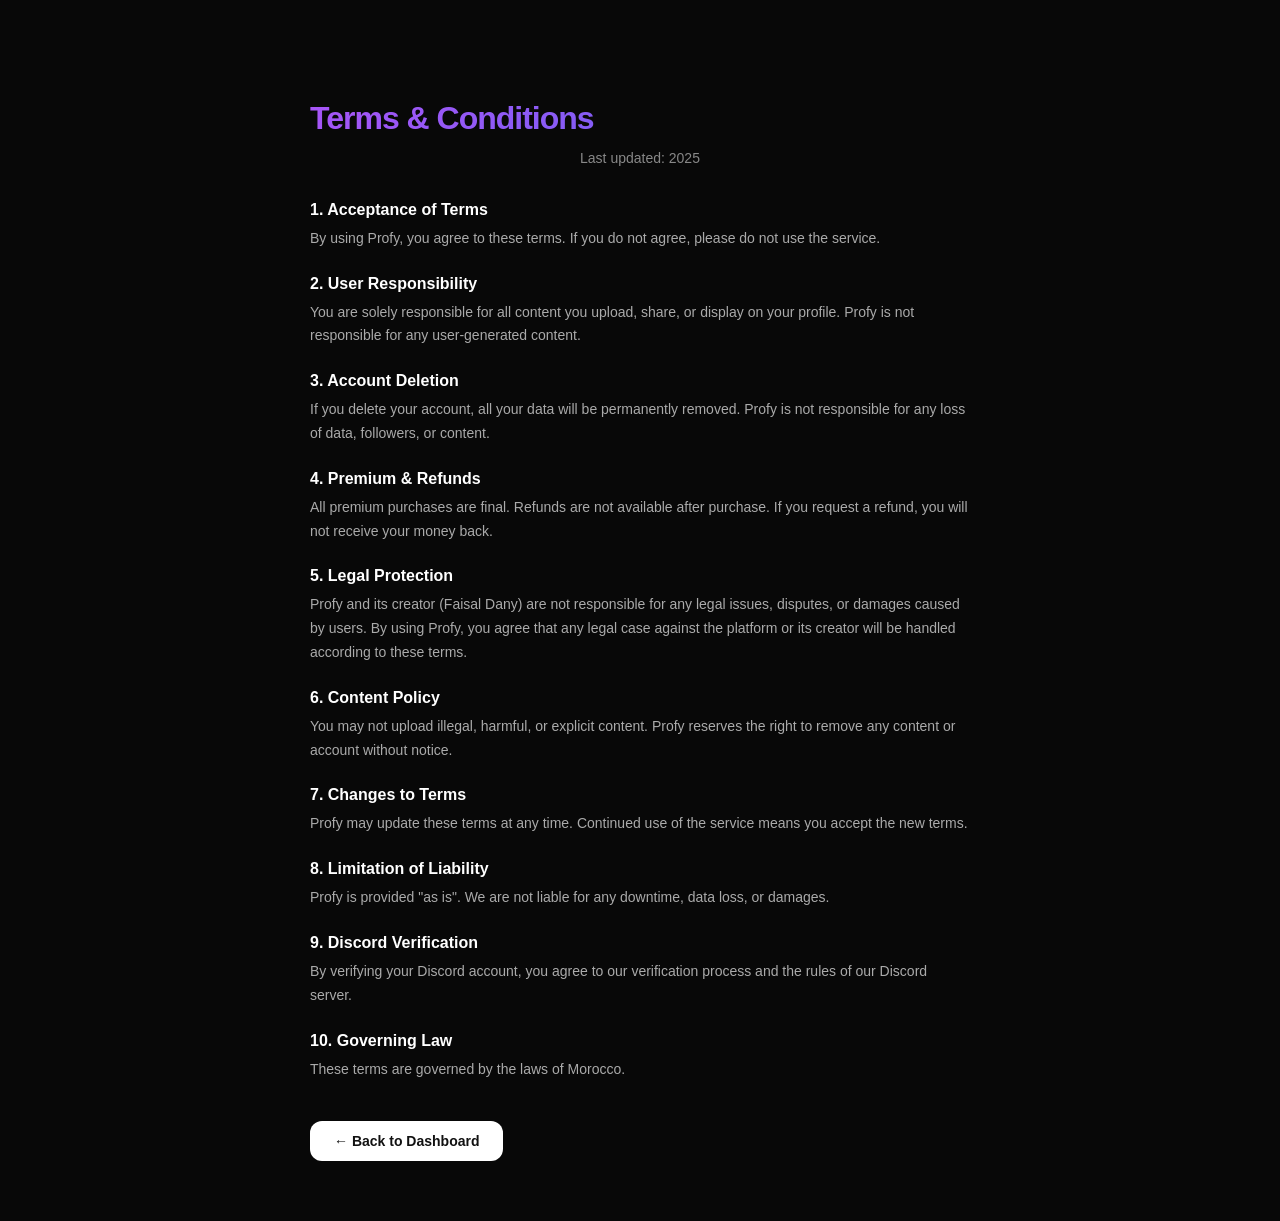
<file: terms.html>
<!DOCTYPE html>
<html lang="en">
<head>
    <meta charset="UTF-8">
    <meta name="viewport" content="width=device-width, initial-scale=1.0">
    <title>Terms & Conditions — Profy</title>
    <link rel="stylesheet" href="css/style.css">
    <style>
        .terms-page { max-width: 700px; margin: 0 auto; padding: 100px 20px 60px; }
        .terms-page h1 { font-size: 32px; font-weight: 800; margin-bottom: 10px; background: linear-gradient(135deg, #a855f7, #5865F2); -webkit-background-clip: text; -webkit-text-fill-color: transparent; }
        .terms-page .subtitle { color: #888; font-size: 14px; margin-bottom: 30px; }
        .terms-page h4 { color: white; font-size: 16px; margin: 24px 0 8px; }
        .terms-page p { color: #aaa; font-size: 14px; line-height: 1.7; margin-bottom: 10px; }
        .terms-page .back { display: inline-block; margin-top: 30px; padding: 12px 24px; background: white; color: #111; border-radius: 12px; text-decoration: none; font-weight: 700; font-size: 14px; }
    </style>
</head>
<body>
    <div class="terms-page">
        <h1>Terms & Conditions</h1>
        <p class="subtitle">Last updated: 2025</p>

        <h4>1. Acceptance of Terms</h4>
        <p>By using Profy, you agree to these terms. If you do not agree, please do not use the service.</p>

        <h4>2. User Responsibility</h4>
        <p>You are solely responsible for all content you upload, share, or display on your profile. Profy is not responsible for any user-generated content.</p>

        <h4>3. Account Deletion</h4>
        <p>If you delete your account, all your data will be permanently removed. Profy is not responsible for any loss of data, followers, or content.</p>

        <h4>4. Premium & Refunds</h4>
        <p>All premium purchases are final. Refunds are not available after purchase. If you request a refund, you will not receive your money back.</p>

        <h4>5. Legal Protection</h4>
        <p>Profy and its creator (Faisal Dany) are not responsible for any legal issues, disputes, or damages caused by users. By using Profy, you agree that any legal case against the platform or its creator will be handled according to these terms.</p>

        <h4>6. Content Policy</h4>
        <p>You may not upload illegal, harmful, or explicit content. Profy reserves the right to remove any content or account without notice.</p>

        <h4>7. Changes to Terms</h4>
        <p>Profy may update these terms at any time. Continued use of the service means you accept the new terms.</p>

        <h4>8. Limitation of Liability</h4>
        <p>Profy is provided "as is". We are not liable for any downtime, data loss, or damages.</p>

        <h4>9. Discord Verification</h4>
        <p>By verifying your Discord account, you agree to our verification process and the rules of our Discord server.</p>

        <h4>10. Governing Law</h4>
        <p>These terms are governed by the laws of Morocco.</p>

        <a href="/dashboard" class="back">← Back to Dashboard</a>
    </div>
</body>
</html>
</file>
<file: css/style.css>
/* ==========================================
   RESET & BASE
   ========================================== */
* {
    box-sizing: border-box;
    margin: 0;
    padding: 0;
}

html {
    scroll-behavior: smooth;
    -webkit-tap-highlight-color: transparent;
}

body {
    min-height: 100vh;
    background: #080808;
    color: white;
    font-family: -apple-system, BlinkMacSystemFont, "Segoe UI", "Inter", Arial, sans-serif;
    overflow-x: hidden;
    -webkit-font-smoothing: antialiased;
    -moz-osx-font-smoothing: grayscale;
}

/* Scrollbar */
::-webkit-scrollbar {
    width: 8px;
    height: 8px;
}

::-webkit-scrollbar-track {
    background: #0d0d0d;
}

::-webkit-scrollbar-thumb {
    background: #1f1f1f;
    border-radius: 10px;
}

::-webkit-scrollbar-thumb:hover {
    background: #333;
}

::selection {
    background: #a855f7;
    color: white;
}

/* ==========================================
   ANIMATIONS
   ========================================== */
@keyframes fadeInUp {
    from {
        opacity: 0;
        transform: translateY(30px);
    }
    to {
        opacity: 1;
        transform: translateY(0);
    }
}

@keyframes fadeIn {
    from { opacity: 0; }
    to { opacity: 1; }
}

@keyframes slideInLeft {
    from {
        opacity: 0;
        transform: translateX(-30px);
    }
    to {
        opacity: 1;
        transform: translateX(0);
    }
}

@keyframes slideInRight {
    from {
        opacity: 0;
        transform: translateX(30px);
    }
    to {
        opacity: 1;
        transform: translateX(0);
    }
}

@keyframes pulse {
    0%, 100% {
        transform: scale(1);
        opacity: 1;
    }
    50% {
        transform: scale(1.05);
        opacity: 0.8;
    }
}

@keyframes float {
    0%, 100% {
        transform: translateY(0);
    }
    50% {
        transform: translateY(-10px);
    }
}

@keyframes glow {
    0%, 100% {
        box-shadow: 0 0 20px rgba(168, 85, 247, 0.3);
    }
    50% {
        box-shadow: 0 0 40px rgba(168, 85, 247, 0.6);
    }
}

@keyframes shimmer {
    0% {
        background-position: -1000px 0;
    }
    100% {
        background-position: 1000px 0;
    }
}

@keyframes rotate {
    from { transform: rotate(0deg); }
    to { transform: rotate(360deg); }
}

/* ==========================================
   NAVBAR
   ========================================== */
.navbar {
    position: fixed;
    top: 0;
    left: 0;
    right: 0;
    display: flex;
    justify-content: space-between;
    align-items: center;
    padding: 16px 24px;
    background: rgba(8, 8, 8, 0.75);
    backdrop-filter: blur(20px) saturate(180%);
    -webkit-backdrop-filter: blur(20px) saturate(180%);
    border-bottom: 1px solid rgba(255, 255, 255, 0.05);
    z-index: 1000;
    transition: all 0.3s ease;
}

.navbar.scrolled {
    background: rgba(8, 8, 8, 0.95);
    padding: 12px 24px;
}

.nav-logo {
    display: flex;
    align-items: center;
    gap: 12px;
    font-size: 20px;
    font-weight: 800;
    letter-spacing: -0.5px;
    cursor: pointer;
    transition: transform 0.2s;
}

.nav-logo:hover {
    transform: scale(1.02);
}

.nav-logo svg {
    filter: drop-shadow(0 0 12px rgba(168, 85, 247, 0.4));
}

/* ==========================================
   DISCORD NAV BUTTON
   ========================================== */
.nav-discord-btn {
    display: flex;
    align-items: center;
    gap: 8px;
    padding: 10px 18px;
    background: #5865F2;
    color: white;
    text-decoration: none;
    border-radius: 10px;
    font-size: 13px;
    font-weight: 600;
    transition: all 0.25s cubic-bezier(0.4, 0, 0.2, 1);
    box-shadow: 0 4px 14px rgba(88, 101, 242, 0.3);
    position: relative;
    overflow: hidden;
}

.nav-discord-btn::before {
    content: "";
    position: absolute;
    top: 0;
    left: -100%;
    width: 100%;
    height: 100%;
    background: linear-gradient(90deg, transparent, rgba(255, 255, 255, 0.2), transparent);
    transition: left 0.5s;
}

.nav-discord-btn:hover::before {
    left: 100%;
}

.nav-discord-btn:hover {
    background: #4752c4;
    transform: translateY(-2px);
    box-shadow: 0 8px 24px rgba(88, 101, 242, 0.5);
}

.nav-discord-btn:active {
    transform: translateY(0);
}

/* ==========================================
   HERO
   ========================================== */
.hero {
    min-height: 100vh;
    display: flex;
    flex-direction: column;
    justify-content: center;
    align-items: center;
    text-align: center;
    padding: 140px 24px 80px;
    position: relative;
    overflow: hidden;
}

.hero::before {
    content: "";
    position: absolute;
    top: -50%;
    left: 50%;
    transform: translateX(-50%);
    width: 800px;
    height: 800px;
    background: radial-gradient(circle, rgba(168, 85, 247, 0.15) 0%, transparent 70%);
    pointer-events: none;
    z-index: -1;
}

.hero-title {
    font-size: clamp(42px, 11vw, 84px);
    font-weight: 900;
    line-height: 1.02;
    margin-bottom: 24px;
    letter-spacing: -3px;
    background: linear-gradient(180deg, #ffffff 0%, #888888 100%);
    -webkit-background-clip: text;
    -webkit-text-fill-color: transparent;
    background-clip: text;
    animation: fadeInUp 0.8s ease;
}

.hero-subtitle {
    color: #888;
    font-size: 17px;
    line-height: 1.6;
    max-width: 500px;
    margin-bottom: 40px;
    animation: fadeInUp 0.8s ease 0.1s backwards;
}

.hero-buttons {
    display: flex;
    flex-direction: column;
    gap: 14px;
    align-items: center;
    margin-bottom: 70px;
    animation: fadeInUp 0.8s ease 0.2s backwards;
}

/* ==========================================
   BUTTONS
   ========================================== */
.hero-btn-primary,
.hero-btn-discord {
    padding: 16px 36px;
    border-radius: 14px;
    font-size: 15px;
    font-weight: 700;
    cursor: pointer;
    transition: all 0.3s cubic-bezier(0.4, 0, 0.2, 1);
    font-family: inherit;
    display: flex;
    align-items: center;
    gap: 12px;
    justify-content: center;
    min-width: 280px;
    border: none;
    position: relative;
    overflow: hidden;
}

.hero-btn-primary {
    background: white;
    color: #111;
    box-shadow: 0 4px 14px rgba(255, 255, 255, 0.15);
}

.hero-btn-primary::before {
    content: "";
    position: absolute;
    top: 50%;
    left: 50%;
    width: 0;
    height: 0;
    background: rgba(168, 85, 247, 0.1);
    border-radius: 50%;
    transform: translate(-50%, -50%);
    transition: width 0.6s, height 0.6s;
}

.hero-btn-primary:hover::before {
    width: 400px;
    height: 400px;
}

.hero-btn-primary:hover {
    transform: translateY(-3px);
    box-shadow: 0 14px 40px rgba(255, 255, 255, 0.25);
}

.hero-btn-discord {
    background: linear-gradient(135deg, #5865F2 0%, #4752c4 100%);
    color: white;
    box-shadow: 0 4px 14px rgba(88, 101, 242, 0.35);
}

.hero-btn-discord::before {
    content: "";
    position: absolute;
    top: 50%;
    left: 50%;
    width: 0;
    height: 0;
    background: rgba(255, 255, 255, 0.15);
    border-radius: 50%;
    transform: translate(-50%, -50%);
    transition: width 0.6s, height 0.6s;
}

.hero-btn-discord:hover::before {
    width: 400px;
    height: 400px;
}

.hero-btn-discord:hover {
    transform: translateY(-3px);
    box-shadow: 0 14px 40px rgba(88, 101, 242, 0.55);
}

button:focus,
button:focus-visible {
    outline: none;
}

/* ==========================================
   HERO PREVIEW
   ========================================== */
.hero-preview {
    position: relative;
    width: 100%;
    max-width: 500px;
    height: 320px;
    display: flex;
    justify-content: center;
    align-items: center;
    margin-top: 20px;
    animation: fadeIn 1s ease 0.4s backwards;
}

.preview-card {
    position: absolute;
    width: 170px;
    padding: 18px;
    background: #0d0d0d;
    border: 1px solid #1a1a1a;
    border-radius: 18px;
    display: flex;
    flex-direction: column;
    align-items: center;
    gap: 12px;
    transition: transform 0.4s cubic-bezier(0.4, 0, 0.2, 1);
}

.preview-card:hover {
    transform: scale(1.05) translateY(-5px);
    border-color: #333;
}

.preview-1 {
    transform: rotate(-12deg) translateX(-120px) translateY(10px);
    opacity: 0.55;
    animation: float 6s ease-in-out infinite;
}

.preview-2 {
    transform: rotate(-3deg) translateX(-30px) translateY(-20px);
    z-index: 2;
    box-shadow: 0 25px 50px rgba(168, 85, 247, 0.2);
    animation: float 6s ease-in-out infinite 1s;
}

.preview-3 {
    transform: rotate(8deg) translateX(70px) translateY(15px);
    opacity: 0.65;
    animation: float 6s ease-in-out infinite 2s;
}

.preview-avatar {
    width: 55px;
    height: 55px;
    border-radius: 50%;
    box-shadow: 0 4px 12px rgba(0, 0, 0, 0.5);
}

.preview-name {
    font-size: 13px;
    font-weight: 700;
    color: white;
    letter-spacing: -0.3px;
}

.preview-links {
    width: 100%;
    display: flex;
    flex-direction: column;
    gap: 7px;
}

.preview-link {
    height: 9px;
    background: linear-gradient(90deg, #1a1a1a, #222, #1a1a1a);
    background-size: 1000px 100%;
    border-radius: 5px;
    animation: shimmer 3s linear infinite;
}

/* ==========================================
   STATS
   ========================================== */
.stats {
    display: grid;
    grid-template-columns: 1fr;
    gap: 16px;
    max-width: 900px;
    margin: 0 auto;
    padding: 60px 24px;
}

@media (min-width: 700px) {
    .stats {
        grid-template-columns: repeat(3, 1fr);
    }
}

.stat-card {
    background: #0d0d0d;
    border: 1px solid #1a1a1a;
    border-radius: 20px;
    padding: 32px;
    text-align: center;
    transition: all 0.3s cubic-bezier(0.4, 0, 0.2, 1);
    position: relative;
    overflow: hidden;
}

.stat-card::before {
    content: "";
    position: absolute;
    top: 0;
    left: 0;
    right: 0;
    height: 2px;
    background: linear-gradient(90deg, transparent, #a855f7, transparent);
    opacity: 0;
    transition: opacity 0.3s;
}

.stat-card:hover::before {
    opacity: 1;
}

.stat-card:hover {
    transform: translateY(-5px);
    border-color: #333;
    box-shadow: 0 20px 40px rgba(0, 0, 0, 0.5);
}

.stat-value {
    font-size: 34px;
    font-weight: 900;
    background: linear-gradient(135deg, #a855f7, #5865F2);
    -webkit-background-clip: text;
    -webkit-text-fill-color: transparent;
    background-clip: text;
    margin-bottom: 8px;
    letter-spacing: -1px;
}

.stat-label {
    color: #666;
    font-size: 13px;
    font-weight: 500;
    letter-spacing: 0.5px;
    text-transform: uppercase;
}

/* ==========================================
   FEATURES
   ========================================== */
.features-section {
    max-width: 900px;
    margin: 0 auto;
    padding: 80px 24px 60px;
    text-align: center;
}

.section-title {
    font-size: clamp(30px, 7vw, 48px);
    font-weight: 900;
    letter-spacing: -2px;
    margin-bottom: 14px;
    line-height: 1.1;
    background: linear-gradient(180deg, #ffffff 0%, #999 100%);
    -webkit-background-clip: text;
    -webkit-text-fill-color: transparent;
    background-clip: text;
}

.section-subtitle {
    color: #888;
    font-size: 16px;
    line-height: 1.6;
    max-width: 500px;
    margin: 0 auto 50px;
}

.features {
    display: grid;
    grid-template-columns: 1fr;
    gap: 16px;
    text-align: left;
}

@media (min-width: 700px) {
    .features {
        grid-template-columns: repeat(2, 1fr);
    }
}

.feature-card {
    background: #0d0d0d;
    border: 1px solid #1a1a1a;
    border-radius: 20px;
    padding: 32px;
    transition: all 0.3s cubic-bezier(0.4, 0, 0.2, 1);
    position: relative;
    overflow: hidden;
}

.feature-card::before {
    content: "";
    position: absolute;
    top: -50%;
    right: -50%;
    width: 200px;
    height: 200px;
    background: radial-gradient(circle, rgba(168, 85, 247, 0.15), transparent 70%);
    opacity: 0;
    transition: opacity 0.3s;
}

.feature-card:hover::before {
    opacity: 1;
}

.feature-card:hover {
    border-color: #333;
    transform: translateY(-5px);
    box-shadow: 0 20px 40px rgba(0, 0, 0, 0.4);
}

.feature-icon-svg {
    width: 44px;
    height: 44px;
    margin-bottom: 18px;
    display: flex;
    align-items: center;
    justify-content: center;
}

.feature-icon-svg svg {
    width: 100%;
    height: 100%;
}

.feature-card h3 {
    font-size: 18px;
    margin-bottom: 10px;
    font-weight: 700;
    letter-spacing: -0.3px;
}

.feature-card p {
    color: #777;
    font-size: 14px;
    line-height: 1.6;
}

/* ==========================================
   PRICING
   ========================================== */
.pricing {
    max-width: 900px;
    margin: 0 auto;
    padding: 60px 24px;
    text-align: center;
}

.pricing-grid {
    display: grid;
    grid-template-columns: 1fr;
    gap: 24px;
    margin-top: 50px;
    text-align: left;
}

@media (min-width: 700px) {
    .pricing-grid {
        grid-template-columns: repeat(2, 1fr);
    }
}

.pricing-card {
    background: #0d0d0d;
    border: 1px solid #1a1a1a;
    border-radius: 24px;
    padding: 36px;
    position: relative;
    transition: all 0.3s cubic-bezier(0.4, 0, 0.2, 1);
}

.pricing-card:hover {
    transform: translateY(-6px);
    border-color: #333;
    box-shadow: 0 25px 50px rgba(0, 0, 0, 0.5);
}

.pricing-premium {
    background: linear-gradient(180deg, #1a0f22 0%, #0d0d0d 100%);
    border-color: #2a1a33;
}

.pricing-premium:hover {
    border-color: #4a2a5a;
    box-shadow: 0 25px 50px rgba(168, 85, 247, 0.2);
}

.premium-badge {
    position: absolute;
    top: -14px;
    right: 24px;
    background: linear-gradient(135deg, #a855f7, #5865F2);
    color: white;
    font-size: 11px;
    font-weight: 700;
    padding: 7px 16px;
    border-radius: 20px;
    letter-spacing: 0.5px;
    text-transform: uppercase;
    box-shadow: 0 4px 14px rgba(168, 85, 247, 0.4);
}

.pricing-header {
    margin-bottom: 28px;
}

.pricing-header h3 {
    font-size: 22px;
    font-weight: 700;
    margin-bottom: 18px;
    letter-spacing: -0.5px;
}

.pricing-price {
    display: flex;
    align-items: baseline;
    gap: 8px;
    margin-bottom: 14px;
}

.price {
    font-size: 38px;
    font-weight: 900;
    color: white;
    letter-spacing: -1.5px;
}

.period {
    color: #666;
    font-size: 15px;
}

.pricing-desc {
    color: #777;
    font-size: 14px;
    line-height: 1.6;
}

.pricing-features {
    list-style: none;
    margin-bottom: 28px;
}

.pricing-features li {
    color: #bbb;
    font-size: 14px;
    padding: 10px 0;
    display: flex;
    align-items: center;
    gap: 10px;
}

.pricing-features li::before {
    content: "";
    width: 16px;
    height: 16px;
    background-image: url("data:image/svg+xml,%3Csvg xmlns='http://www.w3.org/2000/svg' viewBox='0 0 24 24' fill='none' stroke='%23a855f7' stroke-width='3' stroke-linecap='round' stroke-linejoin='round'%3E%3Cpolyline points='20 6 9 17 4 12'%3E%3C/polyline%3E%3C/svg%3E");
    background-size: contain;
    background-repeat: no-repeat;
    flex-shrink: 0;
}

.pricing-btn {
    width: 100%;
    padding: 16px;
    background: white;
    color: #111;
    border: none;
    border-radius: 14px;
    font-size: 15px;
    font-weight: 700;
    cursor: pointer;
    transition: all 0.3s;
    font-family: inherit;
}

.pricing-btn:hover {
    transform: translateY(-2px);
    box-shadow: 0 10px 30px rgba(255, 255, 255, 0.15);
}

.pricing-btn-premium {
    background: linear-gradient(135deg, #a855f7, #5865F2);
    color: white;
}

.pricing-btn-premium:hover {
    box-shadow: 0 10px 30px rgba(168, 85, 247, 0.4);
}

/* ==========================================
   CTA
   ========================================== */
.cta {
    max-width: 700px;
    margin: 0 auto;
    padding: 100px 24px;
    text-align: center;
}

.cta-title {
    font-size: clamp(30px, 7vw, 46px);
    font-weight: 900;
    line-height: 1.15;
    letter-spacing: -2px;
    margin-bottom: 16px;
}

.highlight-purple {
    background: linear-gradient(135deg, #a855f7, #5865F2);
    -webkit-background-clip: text;
    -webkit-text-fill-color: transparent;
    background-clip: text;
}

.cta-subtitle {
    color: #888;
    font-size: 17px;
    margin-bottom: 36px;
}

/* ==========================================
   FOOTER
   ========================================== */
.footer {
    text-align: center;
    padding: 50px 24px;
    border-top: 1px solid #1a1a1a;
    color: #444;
    font-size: 13px;
}

.footer-logo {
    display: flex;
    align-items: center;
    justify-content: center;
    gap: 10px;
    font-size: 18px;
    font-weight: 800;
    color: white;
    margin-bottom: 16px;
    letter-spacing: -0.5px;
}

/* ==========================================
   RESPONSIVE
   ========================================== */
@media (max-width: 480px) {
    .navbar {
        padding: 14px 18px;
    }

    .nav-logo {
        font-size: 18px;
    }

    .nav-discord-btn {
        padding: 8px 14px;
        font-size: 12px;
    }

    .hero-btn-primary,
    .hero-btn-discord {
        min-width: 100%;
        padding: 15px 24px;
    }

    .preview-card {
        width: 150px;
    }

    .stat-card,
    .feature-card,
    .pricing-card {
        padding: 24px;
    }

    .price {
        font-size: 32px;
    }
}

/* ==========================================
   RTL SUPPORT
   ========================================== */
[dir="rtl"] .navbar {
    flex-direction: row-reverse;
}

[dir="rtl"] body {
    font-family: "Tajawal", "Cairo", Arial, sans-serif;
}

/* ==========================================
   LOGIN / USERNAME / PROFILE PAGES
   ========================================== */
.login-page {
    min-height: 100vh;
    display: flex;
    flex-direction: column;
    justify-content: center;
    align-items: center;
    padding: 24px;
}

.logo {
    display: flex;
    align-items: center;
    gap: 12px;
    font-size: 26px;
    font-weight: 800;
    margin-bottom: 50px;
}

h1 {
    font-size: 34px;
    margin-bottom: 12px;
    letter-spacing: -1px;
}

.subtitle {
    color: #888;
    margin-bottom: 36px;
    text-align: center;
}

.login-button {
    width: 100%;
    max-width: 380px;
    height: 56px;
    border: none;
    border-radius: 14px;
    margin: 8px 0;
    font-size: 15px;
    font-weight: 600;
    cursor: pointer;
    transition: all 0.3s;
    font-family: inherit;
}

.login-button:hover {
    transform: translateY(-2px);
}

.google {
    background: white;
    color: #111;
}

.username-input {
    width: 100%;
    max-width: 380px;
    height: 56px;
    background: #151515;
    color: white;
    border: 1px solid #333;
    border-radius: 14px;
    padding: 0 20px;
    font-size: 15px;
    outline: none;
    margin-bottom: 10px;
    transition: all 0.3s;
    font-family: inherit;
}

.username-input:focus {
    border-color: #a855f7;
    box-shadow: 0 0 0 3px rgba(168, 85, 247, 0.1);
}

#message {
    margin-top: 18px;
    font-size: 13px;
    color: #888;
    text-align: center;
}

/* ==========================================
   CLICK SOUND FEEDBACK
   ========================================== */
.click-sound {
    position: fixed;
    bottom: 20px;
    right: 20px;
    z-index: 9999;
    background: #1a1a1a;
    color: white;
    border: 1px solid #333;
    border-radius: 50%;
    width: 44px;
    height: 44px;
    cursor: pointer;
    display: flex;
    align-items: center;
    justify-content: center;
    transition: all 0.3s;
    font-size: 18px;
}

.click-sound:hover {
    background: #2a2a2a;
    transform: scale(1.1);
}

.click-sound.muted {
    opacity: 0.5;
}

/* ==========================================
   SMOOTH TRANSITIONS
   ========================================== */
a, button {
    transition: all 0.25s cubic-bezier(0.4, 0, 0.2, 1);
}

/* ==========================================
   LOADING SPINNER
   ========================================== */
.spinner {
    width: 40px;
    height: 40px;
    border: 3px solid #222;
    border-top-color: #a855f7;
    border-radius: 50%;
    animation: rotate 0.8s linear infinite;
}

/* ==========================================
   NOT FOUND
   ========================================== */
.not-found {
    text-align: center;
    color: white;
    display: flex;
    flex-direction: column;
    justify-content: center;
    align-items: center;
    min-height: 100vh;
    width: 100%;
}

.not-found h1 {
    font-size: 90px;
    font-weight: 900;
    margin-bottom: 12px;
    color: #1a1a1a;
    letter-spacing: -4px;
}

.not-found p {
    color: #666;
    margin-bottom: 30px;
    font-size: 16px;
}

.back-home {
    display: inline-block;
    padding: 16px 36px;
    background: white;
    color: #111;
    border-radius: 12px;
    text-decoration: none;
    font-weight: 700;
    font-size: 14px;
    transition: all 0.3s;
}

.back-home:hover {
    transform: translateY(-2px);
    box-shadow: 0 10px 30px rgba(255, 255, 255, 0.15);
}
/* ==========================================
   PROFILE PAGE EXTRAS
   ========================================== */

/* Location */
.display-location {
    color: #888;
    font-size: 13px;
    margin-bottom: 14px;
    display: flex;
    align-items: center;
    justify-content: center;
    gap: 6px;
}

/* Glow Text */
.glow-text {
    text-shadow: 0 0 20px rgba(168, 85, 247, 0.8),
                 0 0 40px rgba(168, 85, 247, 0.4);
}

/* Glow Border */
.glow-border {
    box-shadow: 0 0 15px rgba(168, 85, 247, 0.4);
    border-color: rgba(168, 85, 247, 0.6) !important;
}

/* Theme Accent */
:root {
    --accent-color: #a855f7;
}

/* Avatar with theme color */
.avatar-wrapper {
    background: linear-gradient(135deg, var(--accent-color), #5865F2) !important;
}

/* Animated Title */
.animated-title {
    background: linear-gradient(90deg, #a855f7, #5865F2, #a855f7);
    background-size: 200% auto;
    -webkit-background-clip: text;
    -webkit-text-fill-color: transparent;
    background-clip: text;
    animation: shine 3s linear infinite;
}

@keyframes shine {
    to {
        background-position: 200% center;
    }
}

/* Music Player */
.music-player {
    position: fixed;
    bottom: 20px;
    right: 20px;
    background: #0d0d0d;
    border: 1px solid #1a1a1a;
    border-radius: 50%;
    width: 50px;
    height: 50px;
    display: flex;
    align-items: center;
    justify-content: center;
    cursor: pointer;
    z-index: 100;
    transition: all 0.2s;
}

.music-player:hover {
    background: #1a1a1a;
    transform: scale(1.1);
}

.music-player svg {
    width: 20px;
    height: 20px;
    color: white;
}

.music-player.playing {
    background: #5865F2;
    animation: pulse 1.5s ease-in-out infinite;
}

@keyframes pulse {
    0%, 100% { transform: scale(1); }
    50% { transform: scale(1.05); }
}
</file>
